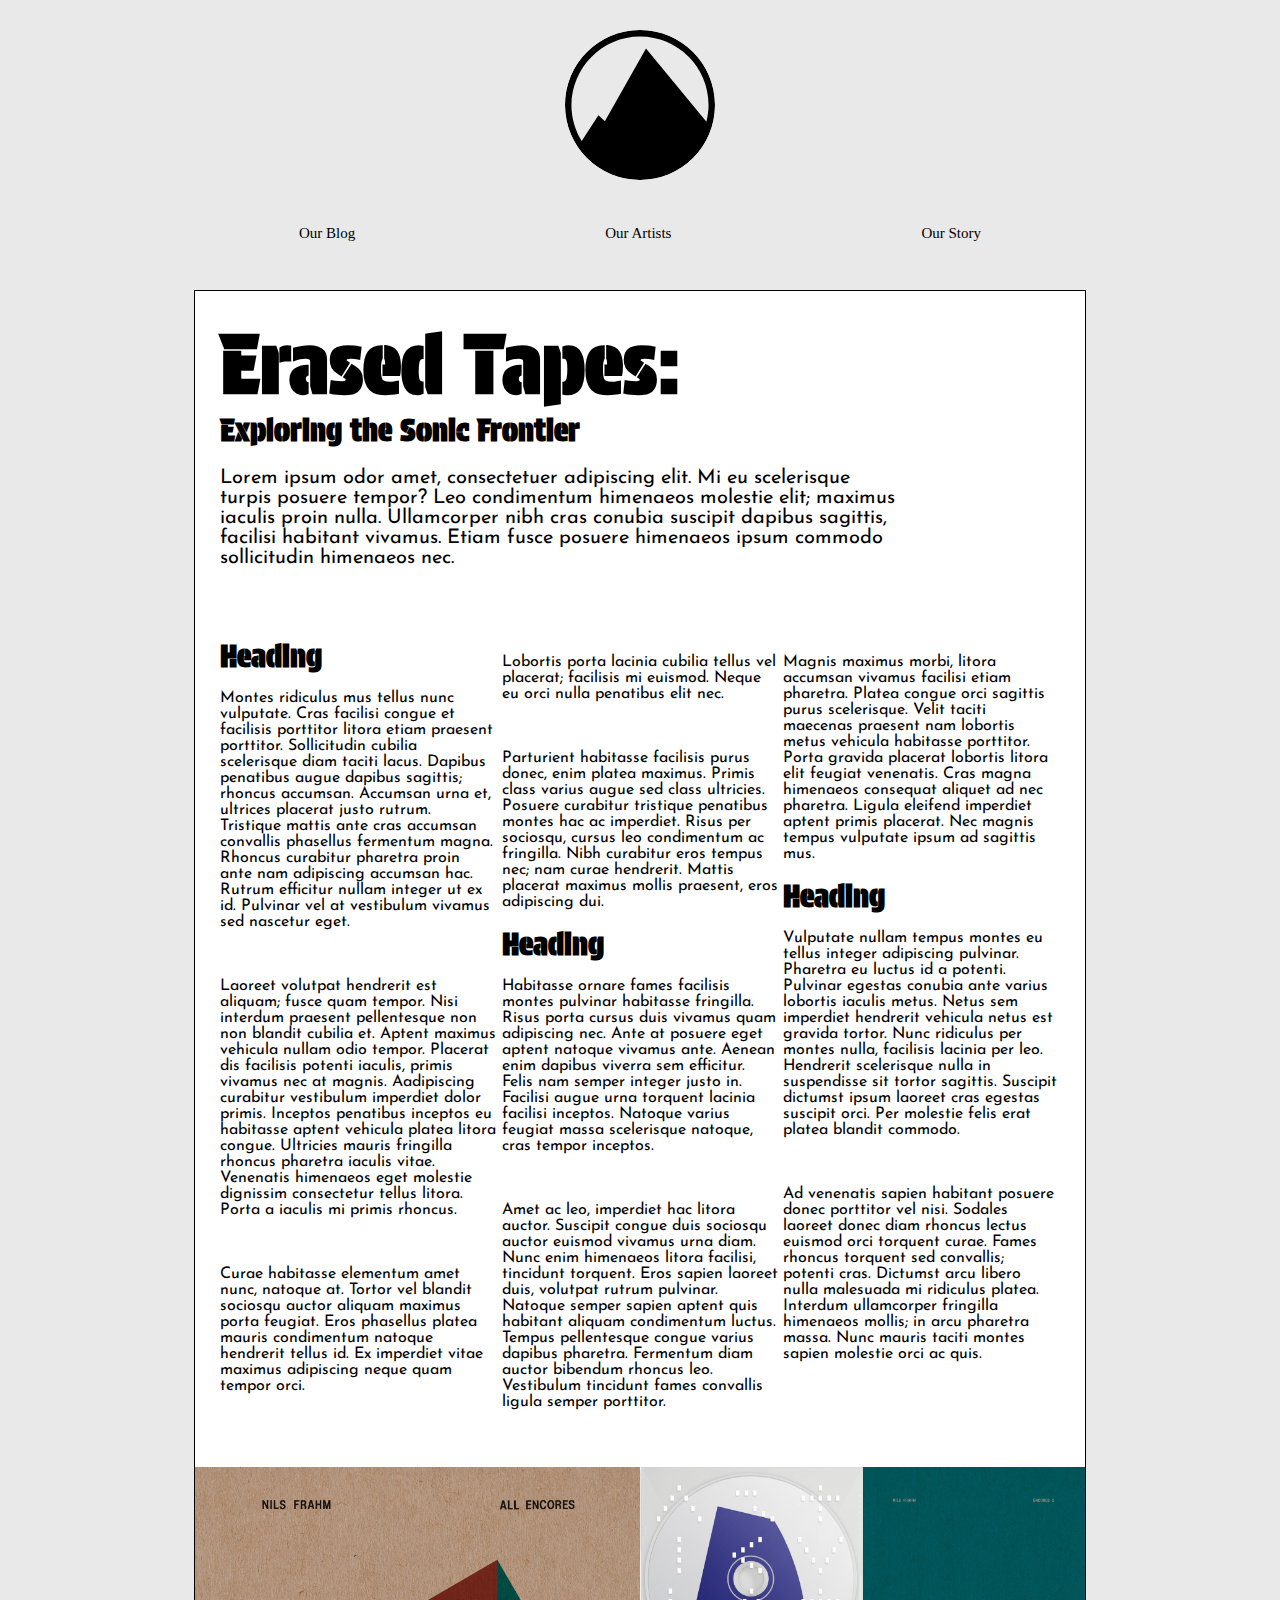
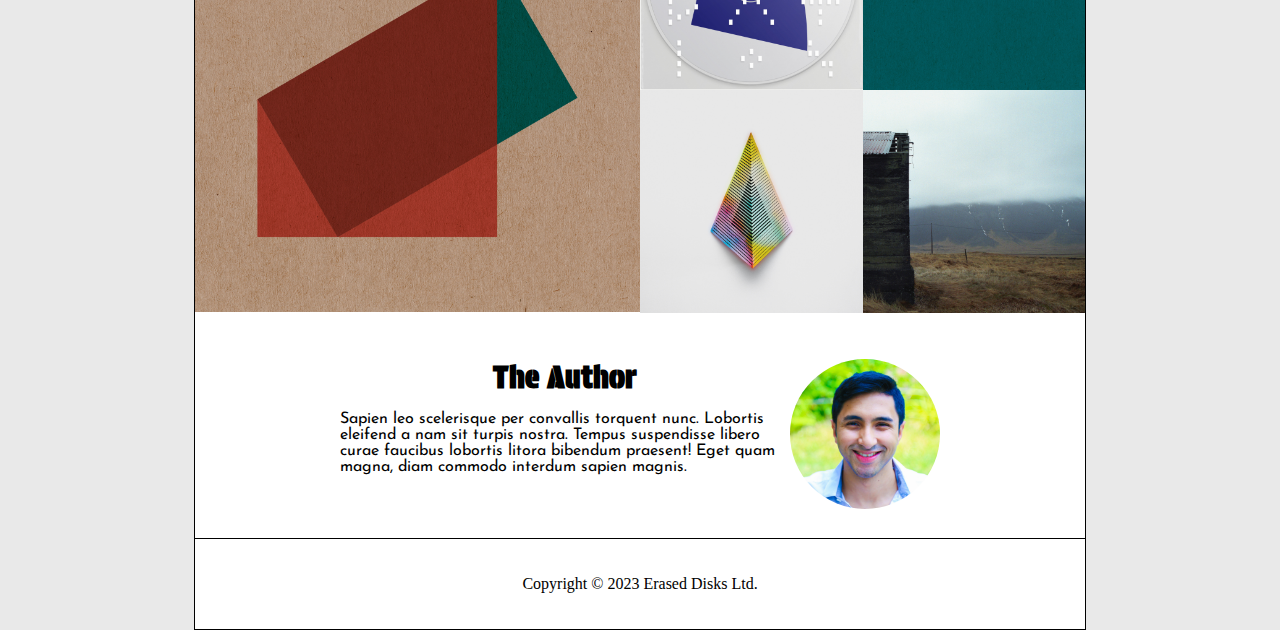
<file: Task 1 - Responsive layout and typography/Index.html>
<!DOCTYPE html>
<html lang="en">
    <head>
        <meta charset="UTF-8">
        <meta name="viewport" content="width=device-width, initial-scale=1.0">
        <title>Clone Task</title>
        <link rel="stylesheet" 
            href="style.css">
    </head>
    <body>
        <header>
            <div class="logo_container">
                <img src="Assets/logo.svg" alt="Logo" class="logo">
            </div>
            <nav>
                <ul>
                    <li><a href="#">Our Blog</a></li>
                    <li><a href="#">Our Artists</a></li>
                    <li><a href="#">Our Story</a></li>
                </ul>
            </nav>
        </header>
        <main>
            <section id="main">
                <div id="container">
                    <div class="heading">
                        <h1>Erased Tapes:</h1>
                        <h2>Exploring the Sonic Frontier</h2>
                    </div>
                    <div class="paragraph" id="p1">
                        <p>
                            Lorem ipsum odor amet, consectetuer adipiscing elit. Mi eu scelerisque turpis posuere 
                            tempor? Leo condimentum himenaeos molestie elit; maximus iaculis proin nulla. Ullamcorper 
                            nibh cras conubia suscipit dapibus sagittis, facilisi habitant vivamus. Etiam fusce 
                            posuere himenaeos ipsum commodo sollicitudin himenaeos nec.
                        </p>
                    </div>
                </div>
                <!--Content-->
                <div class="container2">
                    <section id="heading1">
                        <div class="heading" id="h2">
                            <h2>Heading</h2>
                        </div>
                        <div class="paragraph" id="p2">
                            <p>
                                Montes ridiculus mus tellus nunc vulputate. Cras facilisi congue et facilisis porttitor 
                                litora etiam praesent porttitor. Sollicitudin cubilia scelerisque diam taciti lacus. 
                                Dapibus penatibus augue dapibus sagittis; rhoncus accumsan. Accumsan urna et, ultrices 
                                placerat justo rutrum. Tristique mattis ante cras accumsan convallis phasellus fermentum 
                                magna. Rhoncus curabitur pharetra proin ante nam adipiscing accumsan hac. Rutrum efficitur 
                                nullam integer ut ex id. Pulvinar vel at vestibulum vivamus sed nascetur eget.
                            </p>
                            <br>
                            <p>
                                Laoreet volutpat hendrerit est aliquam; fusce quam tempor. Nisi interdum praesent pellentesque 
                                non non blandit cubilia et. Aptent maximus vehicula nullam odio tempor. Placerat dis facilisis 
                                potenti iaculis, primis vivamus nec at magnis. Aadipiscing curabitur vestibulum imperdiet dolor 
                                primis. Inceptos penatibus inceptos eu habitasse aptent vehicula platea litora congue. Ultricies 
                                mauris fringilla rhoncus pharetra iaculis vitae. Venenatis himenaeos eget molestie dignissim 
                                consectetur tellus litora. Porta a iaculis mi primis rhoncus.
                            </p>
                            <br>
                            <p>
                                Curae habitasse elementum amet nunc, natoque at. Tortor vel blandit sociosqu auctor aliquam 
                                maximus porta feugiat. Eros phasellus platea mauris condimentum natoque hendrerit tellus id. Ex 
                                imperdiet vitae maximus adipiscing neque quam tempor orci. 
                            </p>
                            <br>
                        </div>
                    </section>
                    <section class="textwrap">
                        <div class="lastsentence">
                        <p>
                            Lobortis porta lacinia cubilia tellus vel placerat; facilisis mi euismod. Neque eu orci nulla 
                            penatibus elit nec. 
                        </p>
                        <br>
                        <p>
                            Parturient habitasse facilisis purus donec, enim platea maximus. Primis class varius augue sed 
                            class ultricies. Posuere curabitur tristique penatibus montes hac ac imperdiet. Risus per sociosqu, 
                            cursus leo condimentum ac fringilla. Nibh curabitur eros tempus nec; nam curae hendrerit. Mattis 
                            placerat maximus mollis praesent, eros adipiscing dui. 
                        </div>
                        <section id="heading2">
                            <div class="heading">
                                <h2>Heading</h2>
                            </div>  
                            <div class="paragraph" id="p3">
                                <p>
                                    Habitasse ornare fames facilisis montes pulvinar habitasse fringilla. Risus porta cursus 
                                    duis vivamus quam adipiscing nec. Ante at posuere eget aptent natoque vivamus ante. 
                                    Aenean enim dapibus viverra sem efficitur. Felis nam semper integer justo in. Facilisi 
                                    augue urna torquent lacinia facilisi inceptos. Natoque varius feugiat massa scelerisque 
                                    natoque, cras tempor inceptos.  
                                </p>
                                <br>
                                <p>
                                    Amet ac leo, imperdiet hac litora auctor. Suscipit congue duis sociosqu auctor euismod 
                                    vivamus urna diam. Nunc enim himenaeos litora facilisi, tincidunt torquent. Eros sapien 
                                    laoreet duis, volutpat rutrum pulvinar. Natoque semper sapien aptent quis habitant aliquam 
                                    condimentum luctus. Tempus pellentesque congue varius dapibus pharetra. Fermentum diam 
                                    auctor bibendum rhoncus leo. Vestibulum tincidunt fames convallis ligula semper porttitor.
                                </p>
                                <br>
                            </div>
                        </section>
                    </section>
                    <section class="textwrap">
                        <div class="lastsentence">
                        <p>
                            Magnis maximus morbi, litora accumsan vivamus facilisi etiam pharetra. Platea congue orci 
                            sagittis purus scelerisque. Velit taciti maecenas praesent nam lobortis metus vehicula habitasse
                             porttitor. Porta gravida placerat lobortis litora elit feugiat venenatis. Cras magna himenaeos 
                             consequat aliquet ad nec pharetra. Ligula eleifend imperdiet aptent primis placerat. Nec magnis 
                             tempus vulputate ipsum ad sagittis mus.
                         </p>
                        </div>
                        <div class="heading">
                            <h2>Heading</h2>
                        </div>  
                        <div class="paragraph" id="p4">
                            <p>
                                Vulputate nullam tempus montes eu tellus integer adipiscing pulvinar. Pharetra eu luctus 
                                id a potenti. Pulvinar egestas conubia ante varius lobortis iaculis metus. Netus sem 
                                imperdiet hendrerit vehicula netus est gravida tortor. Nunc ridiculus per montes nulla, 
                                facilisis lacinia per leo. Hendrerit scelerisque nulla in suspendisse sit tortor sagittis. 
                                Suscipit dictumst ipsum laoreet cras egestas suscipit orci. Per molestie felis erat platea 
                                blandit commodo. 
                            </p>
                            <br>
                            <p>
                                Ad venenatis sapien habitant posuere donec porttitor vel nisi. Sodales laoreet donec 
                                diam rhoncus lectus euismod orci torquent curae. Fames rhoncus torquent sed convallis; 
                                potenti cras. Dictumst arcu libero nulla malesuada mi ridiculus platea. Interdum 
                                ullamcorper fringilla himenaeos mollis; in arcu pharetra massa. Nunc mauris taciti 
                                montes sapien molestie orci ac quis.
                            </p>
                            <br>
                        </div>
                    </section>
                </div>
                <section class="graphics">
                    <div id="none">
                        <img id="featured" src="Assets/all-encores.jpg" alt="Featured album">
                    </div>
                    <div class="grouped">
                        <img class="album" src="Assets/articulation.jpg" alt="album1">
                        <img class="album" src="Assets/blurred.jpg" alt="album2">
                    </div>
                    <div id="grouped2">
                        <img class="album" src="Assets/encores-2.jpg" alt="album3">
                        <img class="album" src="Assets/eulogy-for-evolution.jpg" alt="album4">
                    </div>
                </section>
                <br>
                <section class="author">
                    <div id="container3">
                        <div id="content">
                            <div id="authorheading">
                                <h2>The Author</h2>
                            </div>
                            <div id="p5">
                                <p>
                                    Sapien leo scelerisque per convallis torquent nunc. Lobortis eleifend a nam sit 
                                    turpis nostra. Tempus suspendisse libero curae faucibus lobortis litora bibendum 
                                    praesent! Eget quam magna, diam commodo interdum sapien magnis. 
                                </p>
                            </div>
                        </div>
                        <div id="theauthor">
                            <img src="Assets/profile_picture.jpg" alt="Author" id="authorimg">
                        </div>
                    </div>
                </section>
            </section>
            <footer>
                <p>
                    Copyright © 2023 Erased Disks Ltd.
                </p>
            </footer>
        </main>
    </body>
</html>
</file>
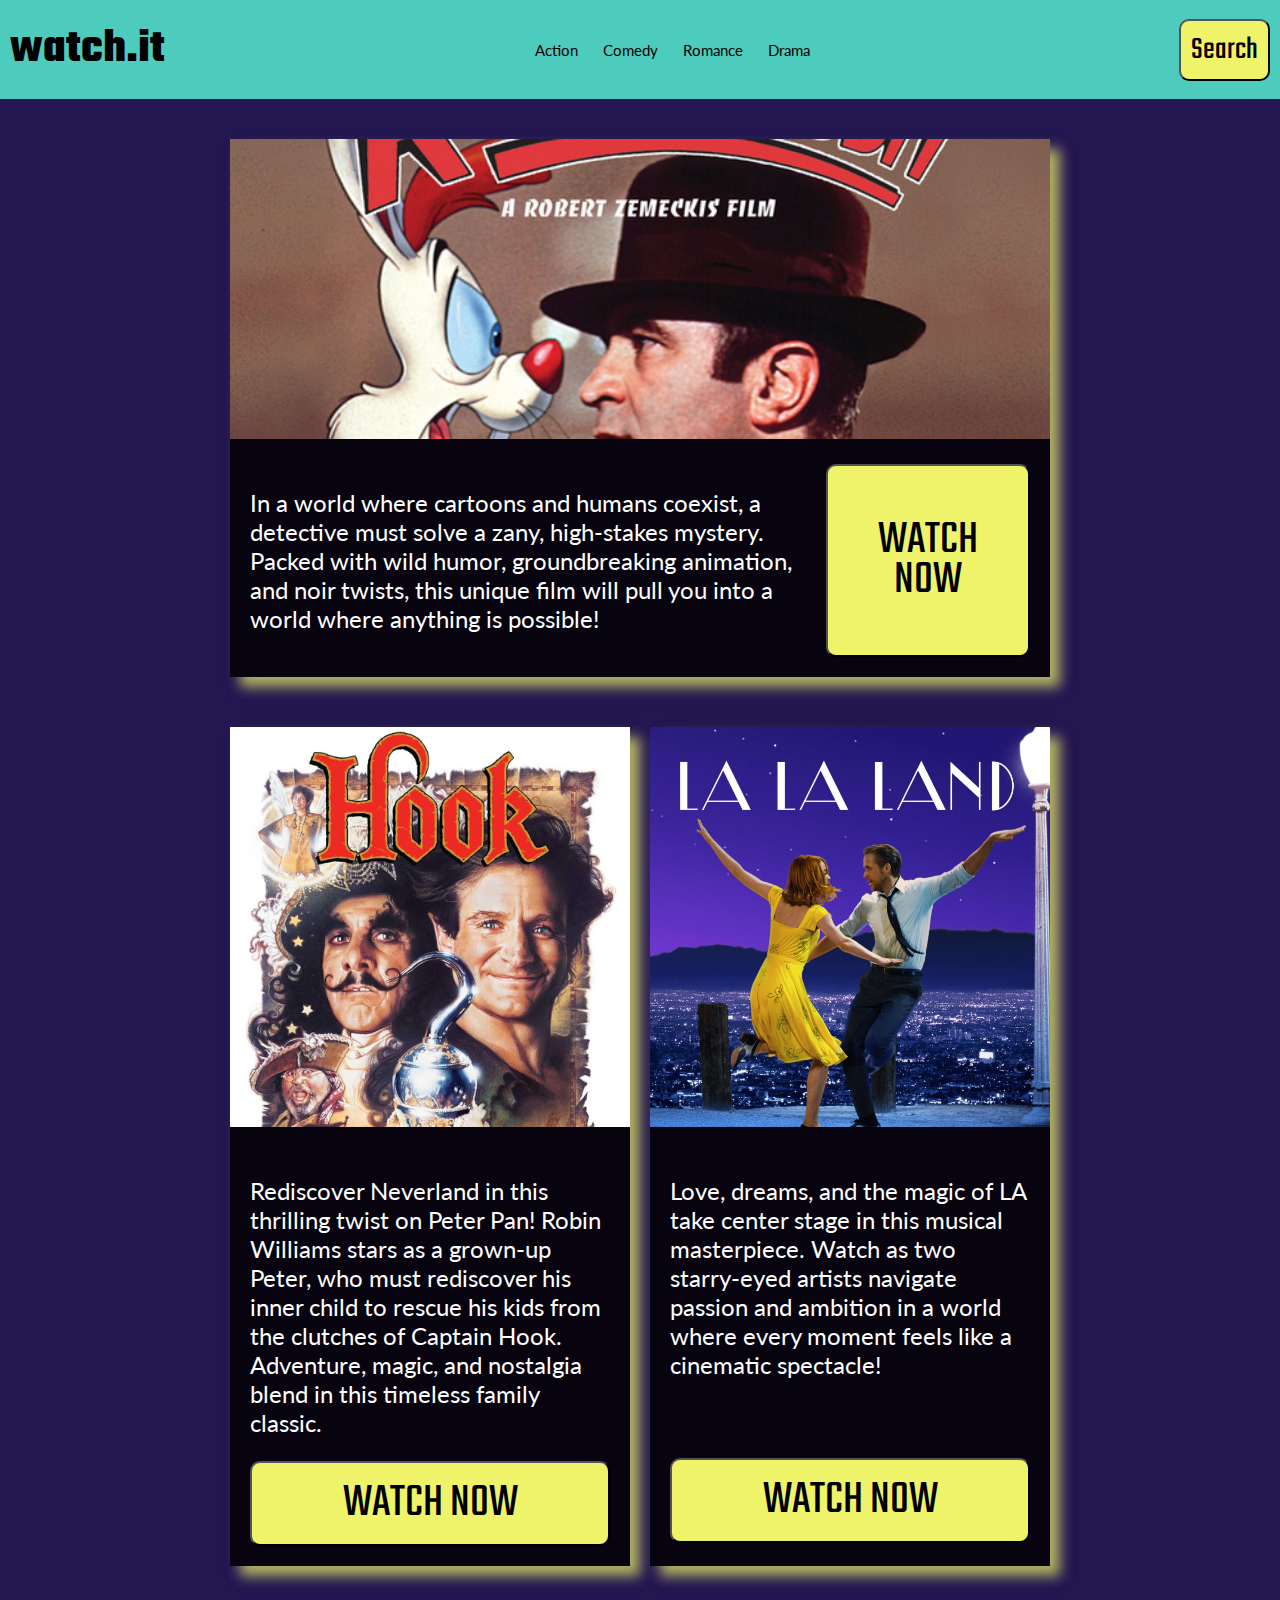
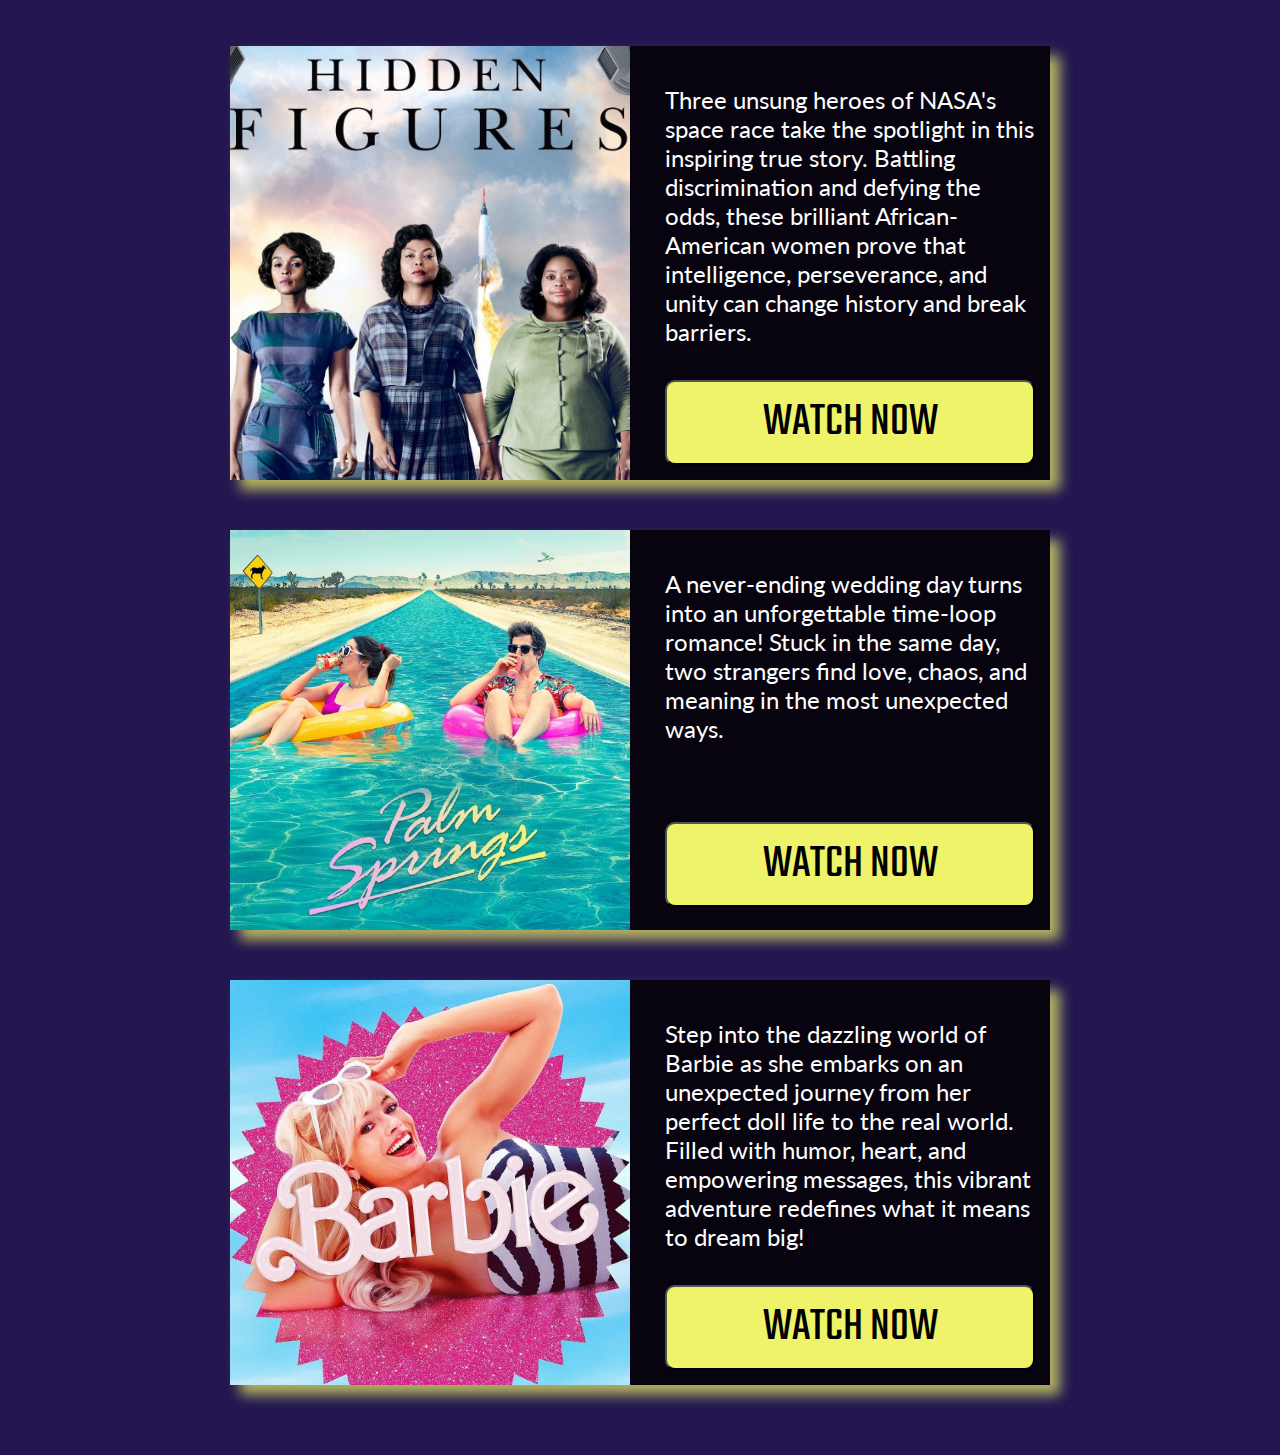
<file: Task 2 - Advance Layout/Clone Task 2.html>
<!DOCTYPE html>
<html lang="en">
    <head>
        <meta charset="UTF-8">
        <meta name="viewport" content="width=device-width, initial-scale=1.0">
        <link rel="stylesheet"
              href="style.css">
        <title>Clone Task 2</title>
    </head>
    <body>
        <header>
            <nav class="navbar">
                <h1 id="Title">watch.it</h1>
                <ul id="hide">
                    <li><a href="#">Action</a></li>
                    <li><a href="#">Comedy</a></li>
                    <li><a href="#">Romance</a></li>
                    <li><a href="#">Drama</a></li>
                </ul>
                <button>Search</button>
            </nav>
        </header>
        <main>
            <div class="container">
                <div class="card-container">
                    <div class="card">
                        <img src="Assests/who-framed-roger-rabbit.jpg" alt="who framed roger rabbit">
                        <div class="content">
                            <p>
                                In a world where cartoons and humans coexist, a detective must solve a zany, high-stakes mystery. 
                                Packed with wild humor, groundbreaking animation, and noir twists, this unique film will pull you 
                                into a world where anything is possible!
                            </p>
                            <button class="button">
                                WATCH NOW
                            </button>
                        </div>
                    </div>
                    <section id="movies2">
                            <div class="card2">
                                <img src="Assests/hook.jpg" alt="Hook">
                                <div class="content2">
                                    <p>
                                        Rediscover Neverland in this thrilling twist on Peter Pan! Robin Williams stars 
                                        as a grown-up Peter, who must rediscover his inner child to rescue his kids from 
                                        the clutches of Captain Hook. Adventure, magic, and nostalgia blend in this 
                                        timeless family classic.
                                    </p>
                                    <button class="button">
                                        WATCH NOW
                                    </button>
                                </div>
                            </div>
                            <div class="card2">
                                <img src="Assests/la-la-land.jpg" alt="la-la-land">
                                <div class="content2" id="lalaland">
                                    <p>
                                        Love, dreams, and the magic of LA take center stage in this musical masterpiece. 
                                        Watch as two starry-eyed artists navigate passion and ambition in a world where 
                                        every moment feels like a cinematic spectacle!
                                    </p>
                                    
                                    <button class="button">
                                        WATCH NOW
                                    </button>
                                </div>
                            </div>
                    </section>
                </div>
                <section id="movies3"> 
                    <div class="card3">
                            <img src="Assests/hidden-figures.jpg" alt="hidden figures">
                        <div class="content3">
                            <p>
                                Three unsung heroes of NASA's space race take the spotlight in this inspiring 
                                true story. Battling discrimination and defying the odds, these brilliant 
                                African-American women prove that intelligence, perseverance, and unity can 
                                change history and break barriers.
                            </p>
                            <button class="button">
                                WATCH NOW
                            </button>
                        </div>
                    </div>
                    <div class="card3">
                        <img src="Assests/palm-springs.jpg" alt="palm springs">
                        <div class="content3" id="palmsprings">
                            <p>
                                A never-ending wedding day turns into an unforgettable time-loop romance! Stuck 
                                in the same day, two strangers find love, chaos, and meaning in the most 
                                unexpected ways.
                            </p>
                            <button class="button">
                                WATCH NOW
                            </button>
                        </div>
                    </div>
                    <div class="card3">
                        <img src="Assests/barbie.jpg" alt="Barbie">
                        <div class="content3">
                            <p>
                                Step into the dazzling world of Barbie as she embarks on an unexpected journey 
                                from her perfect doll life to the real world. Filled with humor, heart, and 
                                empowering messages, this vibrant adventure redefines what it means to dream 
                                big!
                            </p>
                            <button class="button">
                                WATCH NOW
                            </button>
                        </div>
                    </div>
                </section>
            </div>
        </main>
    </body>
</html>
</file>
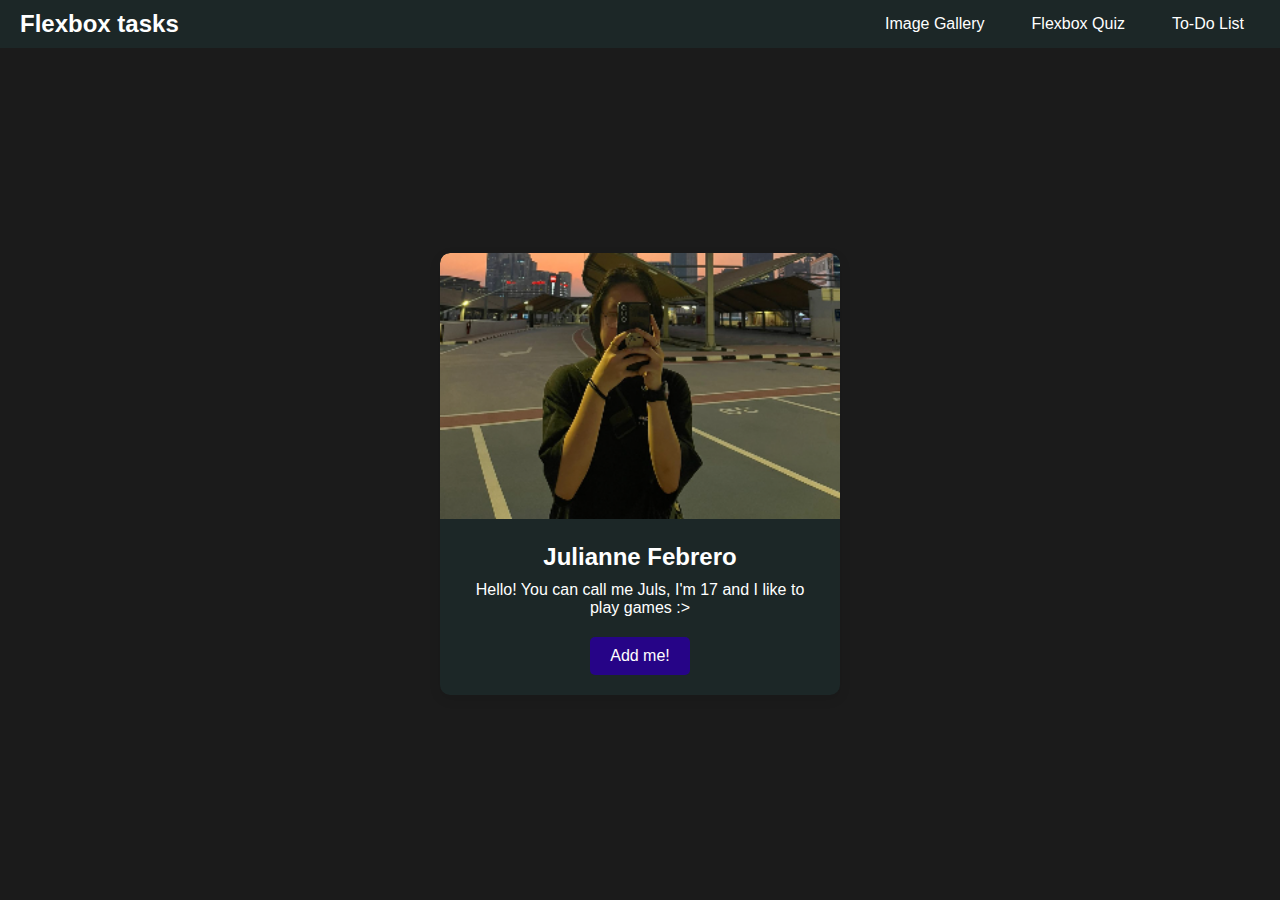
<file: Class Activities/Flexbox Tasks/Flexbox layout and card design/Combined.html>
<!DOCTYPE html>
<html lang="en">
    <head>
        <meta charset="UTF-8">
        <meta name="viewport" content="width=device-width, initial-scale=1.0">
        <title>Flexbox Layout and Card Design</title>
        <link rel="stylesheet" 
              href="style.css">
    </head>
    <body>
        <nav class="navbar">
            <div class="Title">Flexbox tasks</div>
            <ul class="navlinks">
                <li><a href="Image Gallery/Image Gallery.html" target="_blank">Image Gallery</a></li>
                <li><a href="Flexbox Quiz/Flexbox Quiz.html" target="_blank">Flexbox Quiz</a></li>
                <li><a href="To do List/To do list.html" target="_blank">To-Do List</a></li>
                
            </ul>
        </nav>
        <div class="card-container">
            <div class="card">
                <img src="Juls card.jpg" alt="Card Image" class="image">
                <div class="content">
                    <h2 class="title">Julianne Febrero</h2>
                    <p class="description">Hello! You can call me Juls, I'm 17 and I like to play games :></p>
                    <a href="https://www.linkedin.com/in/julianne-margareth-febrero-b9718a2bb/" target="_blank">
                        <button class="button">Add me!</button>
                    </a>
                </div>
            </div>
        </div>
    </body>
</html>
</file>
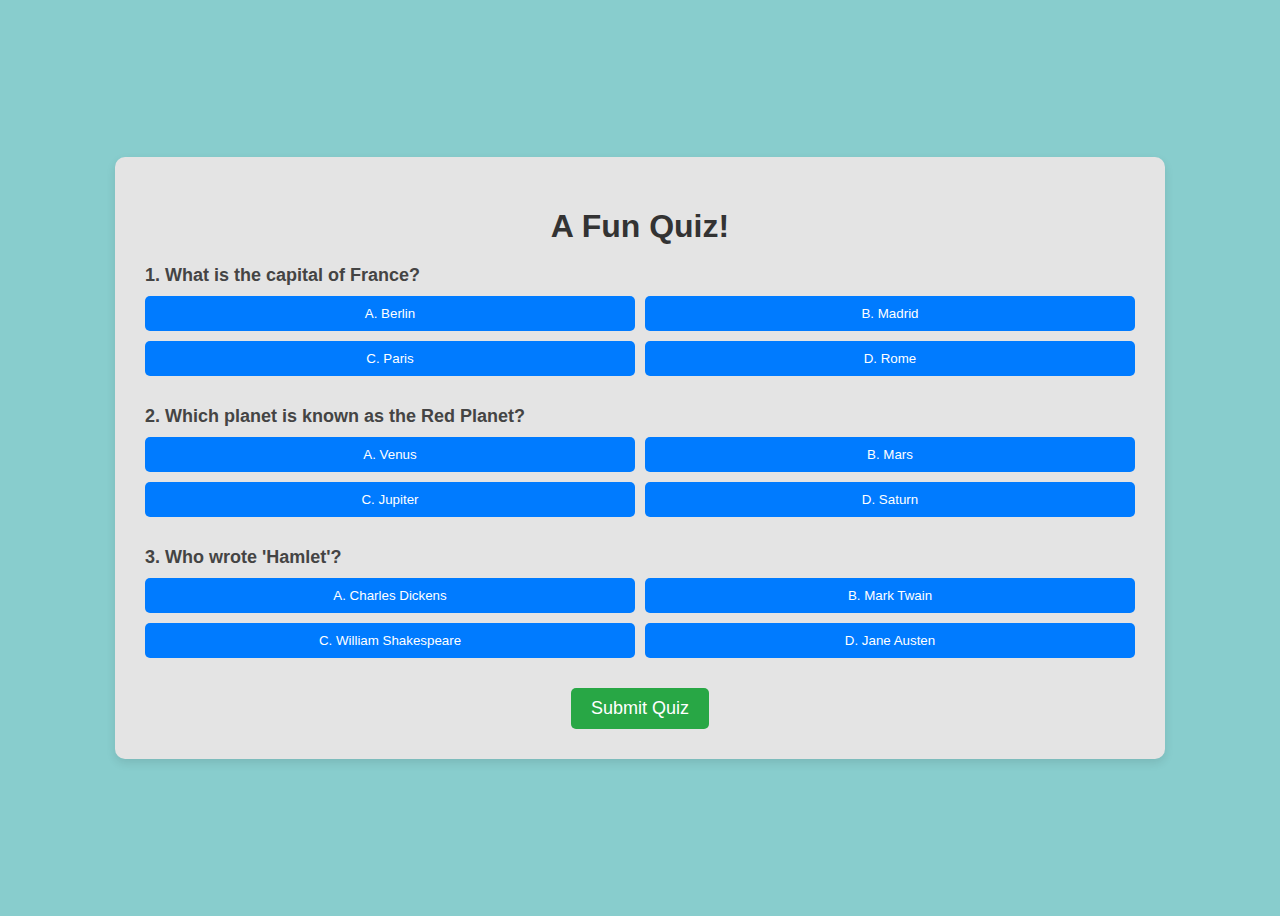
<file: Class Activities/Flexbox Tasks/Flexbox Quiz/Flexbox Quiz.html>
<!DOCTYPE html>
<html lang="en">
    <head>
        <meta charset="UTF-8">
        <meta name="viewport" content="width=device-width, initial-scale=1.0">
        <title>Flexbox Quiz</title>
        <link rel="stylesheet" href="style.css">
    </head>
    <body>
        <div class="quiz-container">
            <h1>A Fun Quiz!</h1>
            <div class="question">
                <h2>1. What is the capital of France?</h2>
                <div class="choices">
                    <button>A. Berlin</button>
                    <button>B. Madrid</button>
                    <button>C. Paris</button>
                    <button>D. Rome</button>
                </div>
            </div>
            <div class="question">
                <h2>2. Which planet is known as the Red Planet?</h2>
                <div class="choices">
                    <button>A. Venus</button>
                    <button>B. Mars</button>
                    <button>C. Jupiter</button>
                    <button>D. Saturn</button>
                </div>
            </div>
            <div class="question">
                <h2>3. Who wrote 'Hamlet'?</h2>
                <div class="choices">
                    <button>A. Charles Dickens</button>
                    <button>B. Mark Twain</button>
                    <button>C. William Shakespeare</button>
                    <button>D. Jane Austen</button>
                </div>
            </div>
            <div class="submit">
                <button class="submit-button">Submit Quiz</button>
            </div>
        </div>
    </body>
</html>
</file>
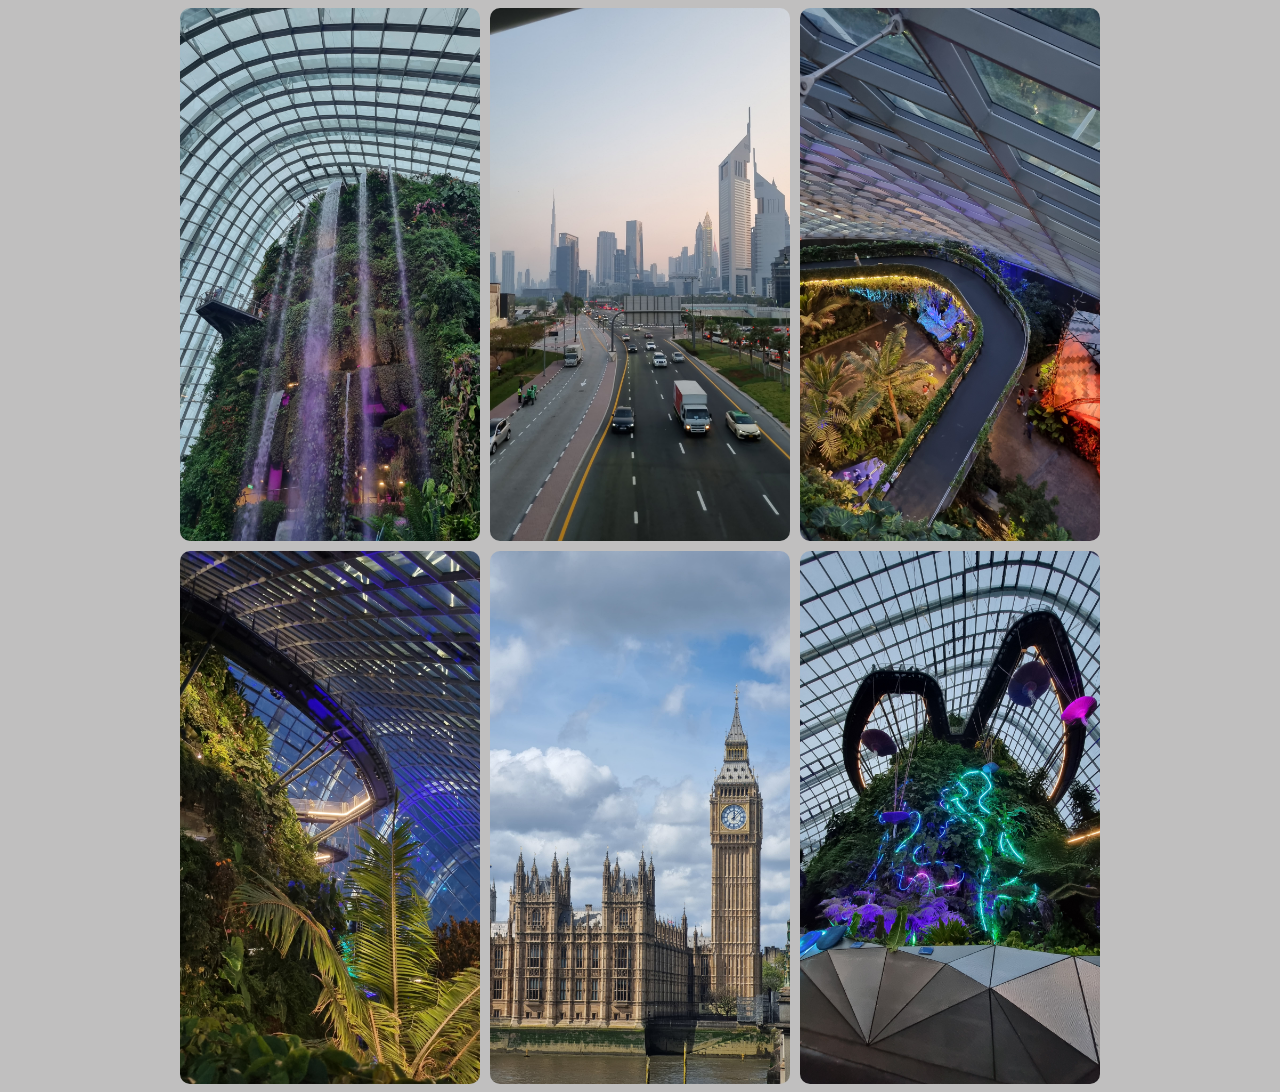
<file: Class Activities/Flexbox Tasks/Image Gallery/Image Gallery.html>
<!DOCTYPE html>
<html lang="en">
    <head>
        <meta charset="UTF-8">
        <meta name="viewport" content="width=device-width, initial-scale=1.0">
        <title>Image Gallery</title>
        <link rel="stylesheet" 
              href="style.css">
    </head>
    <body>
        <div class="gallery">
            <img src="Images/20230706_190401.jpg" alt="Image 1">
            <img src="Images/Dubai Road.jpeg" alt="Image 2">
            <img src="Images/20230706_192519.jpg" alt="Image 3">
            <img src="Images/20230706_193542.jpg" alt="Image 4">
            <img src="Images/Big Ben.jpeg" alt="Image 5">
            <img src="Images/20230706_191443.jpg" alt="Image 6">
        </div>
    </body>
</html>
</file>
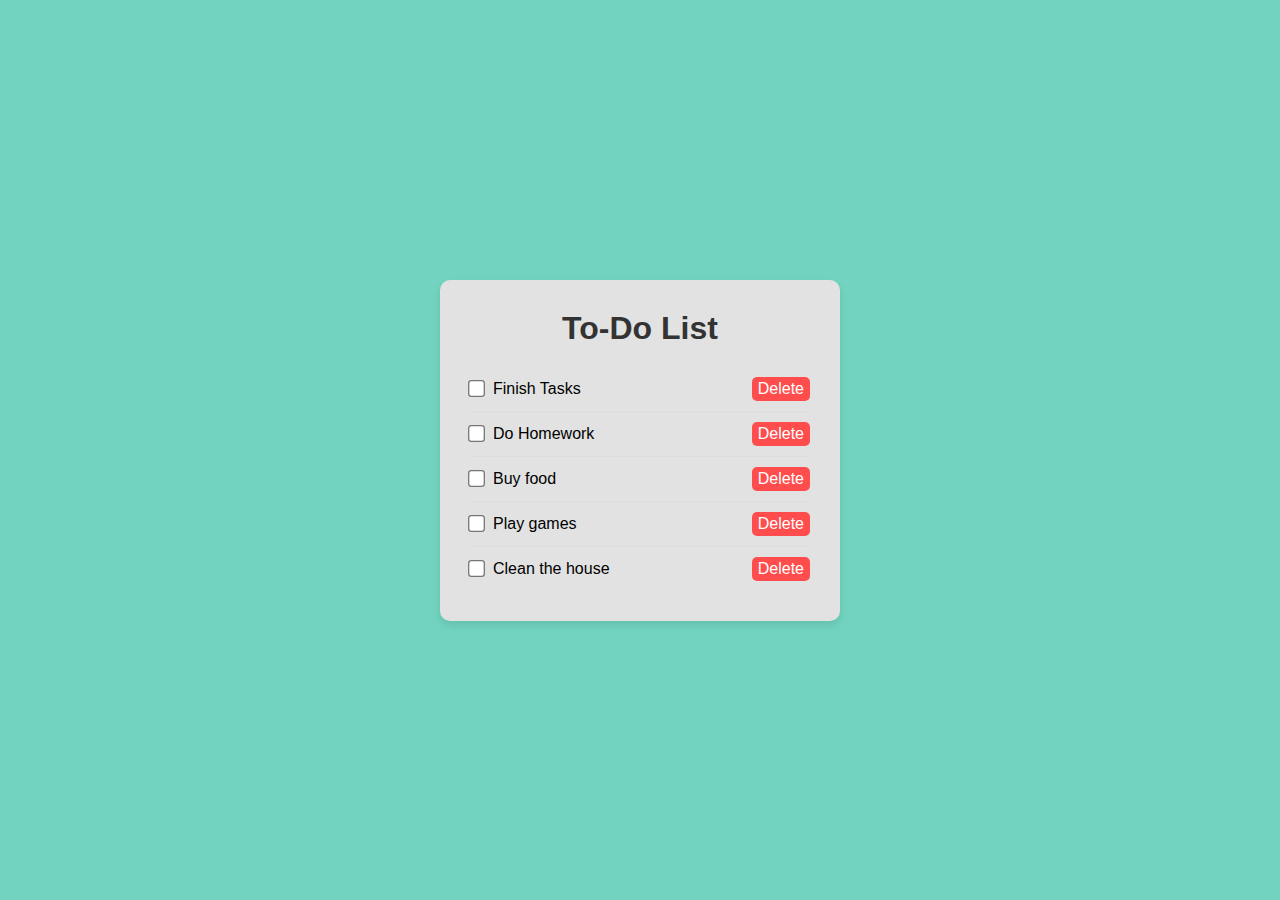
<file: Class Activities/Flexbox Tasks/To do List/To do list.html>
<!DOCTYPE html>
<html lang="en">
    <head>
        <meta charset="UTF-8">
        <meta name="viewport" content="width=device-width, initial-scale=1.0">
        <title>To-Do List</title>
        <link rel="stylesheet" 
              href="style.css">
    </head>
    <body>
        <div class="container">
            <h1>To-Do List</h1>
            <div class="task">
                <input type="checkbox" id="delete-task1">
                <label for="delete-task1">
                    Finish Tasks
                </label>
                <button class="delete-btn">
                    <label for="delete-task1">
                        Delete
                    </label>
                </button>
            </div>
            <div class="task">
                <input type="checkbox" id="delete-task2">
                <label for="delete-task2">
                    Do Homework
                </label>
                <button class="delete-btn">
                    <label for="delete-task2">
                        Delete
                    </label>
                </button>
            </div>
            <div class="task">
                <input type="checkbox" id="delete-task3">
                <label for="delete-task3">
                    Buy food
                </label>
                <button class="delete-btn">
                    <label for="delete-task3">
                        Delete
                    </label>
                </button>
            </div>
            <div class="task">
                <input type="checkbox" id="delete-task4">
                <label for="delete-task4">
                    Play games
                </label>
                <button class="delete-btn">
                    <label for="delete-task4">
                        Delete
                    </label>
                </button>
            </div>
            <div class="task">
                <input type="checkbox" id="delete-task5">
                <label for="delete-task5">
                    Clean the house
                </label>
                <button class="delete-btn">
                    <label for="delete-task5">
                        Delete
                    </label>
                </button>
            </div>
        </div>
    </body>
</html>
</file>
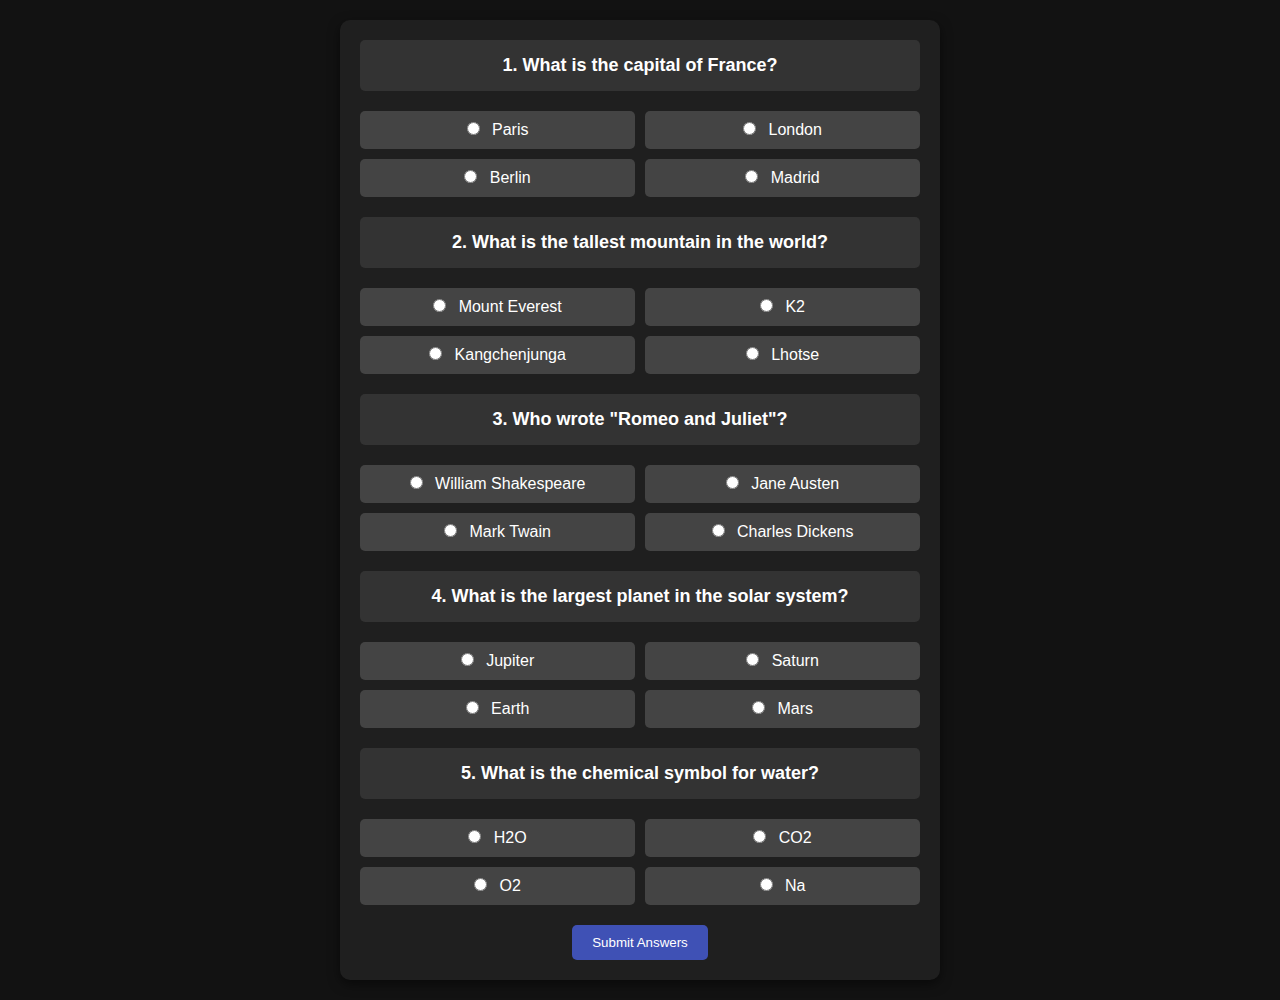
<file: Class Activities/Grid Tasks/CSS Grid Quiz/CSS Grid Quiz.html>
<!DOCTYPE html>
<html lang="en">
  <head>
    <meta charset="UTF-8">
    <meta name="viewport" content="width=device-width, initial-scale=1.0">
    <title>Quiz Layout</title>
    <link rel="stylesheet" 
          href="style.css">
  </head>
  <body>

    <div class="quiz-container">
      <!-- Question 1 -->
      <div class="question">
        <h2>1. What is the capital of France?</h2>
      </div>
      <div class="answers">
        <label>
          <input type="radio" name="q1" value="paris">
          Paris
        </label>
        <label>
          <input type="radio" name="q1" value="london">
          London
        </label>
        <label>
          <input type="radio" name="q1" value="berlin">
          Berlin
        </label>
        <label>
          <input type="radio" name="q1" value="madrid">
          Madrid
        </label>
      </div>

      <!-- Question 2 -->
      <div class="question">
        <h2>2. What is the tallest mountain in the world?</h2>
      </div>
      <div class="answers">
        <label>
          <input type="radio" name="q2" value="everest">
          Mount Everest
        </label>
        <label>
          <input type="radio" name="q2" value="k2">
          K2
        </label>
        <label>
          <input type="radio" name="q2" value="kangchenjunga">
          Kangchenjunga
        </label>
        <label>
          <input type="radio" name="q2" value="lhotse">
          Lhotse
        </label>
      </div>

      <!-- Question 3 -->
      <div class="question">
        <h2>3. Who wrote "Romeo and Juliet"?</h2>
      </div>
      <div class="answers">
        <label>
          <input type="radio" name="q3" value="shakespeare">
          William Shakespeare
        </label>
        <label>
          <input type="radio" name="q3" value="jane_austen">
          Jane Austen
        </label>
        <label>
          <input type="radio" name="q3" value="mark_twain">
          Mark Twain
        </label>
        <label>
          <input type="radio" name="q3" value="charles_dickens">
          Charles Dickens
        </label>
      </div>

      <!-- Question 4 -->
      <div class="question">
        <h2>4. What is the largest planet in the solar system?</h2>
      </div>
      <div class="answers">
        <label>
          <input type="radio" name="q4" value="jupiter">
          Jupiter
        </label>
        <label>
          <input type="radio" name="q4" value="saturn">
          Saturn
        </label>
        <label>
          <input type="radio" name="q4" value="earth">
          Earth
        </label>
        <label>
          <input type="radio" name="q4" value="mars">
          Mars
        </label>
      </div>

      <!-- Question 5 -->
      <div class="question">
        <h2>5. What is the chemical symbol for water?</h2>
      </div>
      <div class="answers">
        <label>
          <input type="radio" name="q5" value="h2o">
          H2O
        </label>
        <label>
          <input type="radio" name="q5" value="co2">
          CO2
        </label>
        <label>
          <input type="radio" name="q5" value="o2">
          O2
        </label>
        <label>
          <input type="radio" name="q5" value="na">
          Na
        </label>
      </div>

      <!-- Submit Button -->
      <div class="submit">
        <button>Submit Answers</button>
      </div>
    </div>

  </body>
</html>
</file>
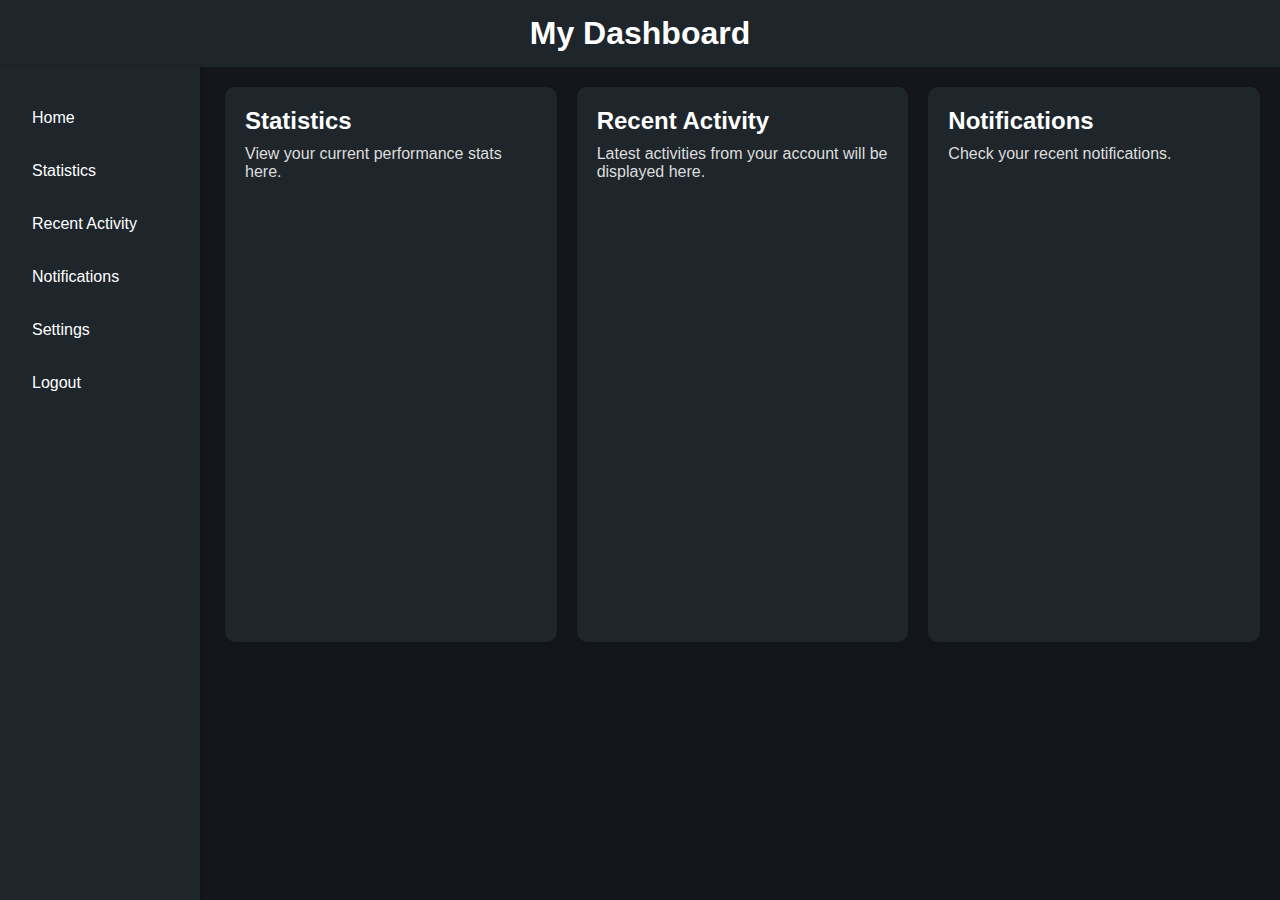
<file: Class Activities/Grid Tasks/Dashboard Interface/Dashboard Interface.html>
<!DOCTYPE html>
<html lang="en">
    <head>
        <meta charset="UTF-8">
        <meta name="viewport" content="width=device-width, initial-scale=1.0">
        <title>Dashboard Layout</title>
        <link rel="stylesheet" 
              href="style.css">
    </head>
    <body>
        <div class="dashboard-container">
            <!--Header-->
            <header class="header">
                <h1>My Dashboard</h1>
            </header>
            <!--Sidebar-->
            <nav class="sidebar">
                <ul>
                    <li><a href="#">Home</a></li>
                    <li><a href="#">Statistics</a></li>
                    <li><a href="#">Recent Activity</a></li>
                    <li><a href="#">Notifications</a></li>
                    <li><a href="#">Settings</a></li>
                    <li><a href="#">Logout</a></li>
                </ul>
            </nav>
            <!--Main Content Area-->
            <main class="main-content">
                <!--Widgets-->
                <section class="statistics">
                    <h2>Statistics</h2>
                    <p>View your current performance stats here.</p>
                </section>
                <section class="recent-activity">
                    <h2>Recent Activity</h2>
                    <p>Latest activities from your account will be displayed here.</p>
                </section>
                <section class="notifications">
                    <h2>Notifications</h2>
                    <p>Check your recent notifications.</p>
                </section>
            </main>
        </div>
    </body>
</html>
</file>
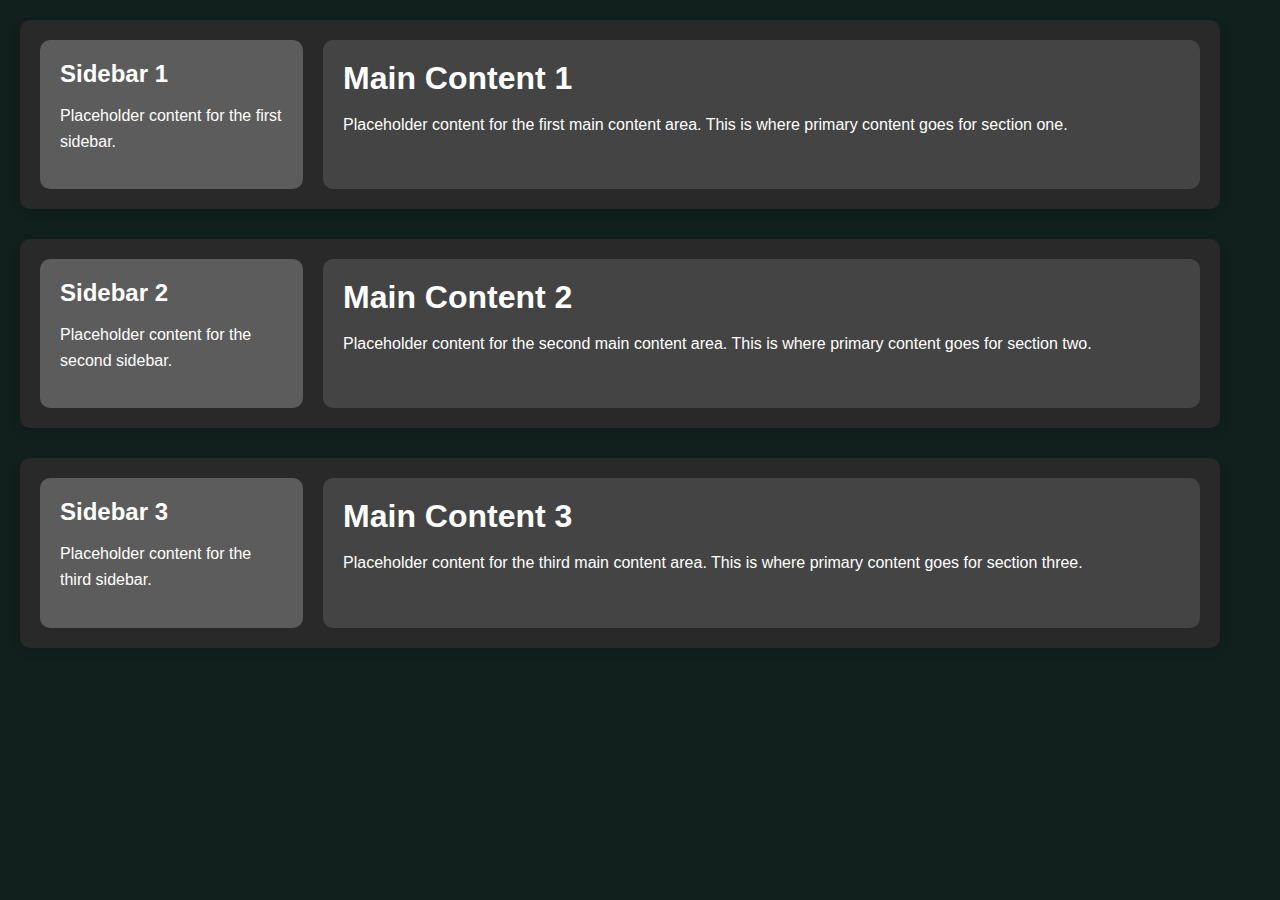
<file: Class Activities/Grid Tasks/Grid Layout/Grid Layout.html>
<!DOCTYPE html>
<html lang="en">
    <head>
        <meta charset="UTF-8">
        <meta name="viewport" content="width=device-width, initial-scale=1.0">
        <title>Grid Layout</title>
        <link rel="stylesheet" 
              href="style.css">
        </head>
    <body>
        <!-- Section 1 -->
        <div class="container">
            <div class="sidebar">
                <h2>Sidebar 1</h2>
                <p>Placeholder content for the first sidebar.</p>
            </div>
            <div class="main-content">
                <h1>Main Content 1</h1>
                <p>Placeholder content for the first main content area. This is where primary content goes for section one.</p>
            </div>
        </div>
        <!-- Section 2 -->
        <div class="container">
            <div class="sidebar">
                <h2>Sidebar 2</h2>
                <p>Placeholder content for the second sidebar.</p>
            </div>
            <div class="main-content">
                <h1>Main Content 2</h1>
                <p>Placeholder content for the second main content area. This is where primary content goes for section two.</p>
            </div>
        </div>
        <!-- Section 3 -->
        <div class="container">
            <div class="sidebar">
                <h2>Sidebar 3</h2>
                <p>Placeholder content for the third sidebar.</p>
            </div>
            <div class="main-content">
                <h1>Main Content 3</h1>
                <p>Placeholder content for the third main content area. This is where primary content goes for section three.</p>
            </div>
        </div>
    </body>
</html>
</file>
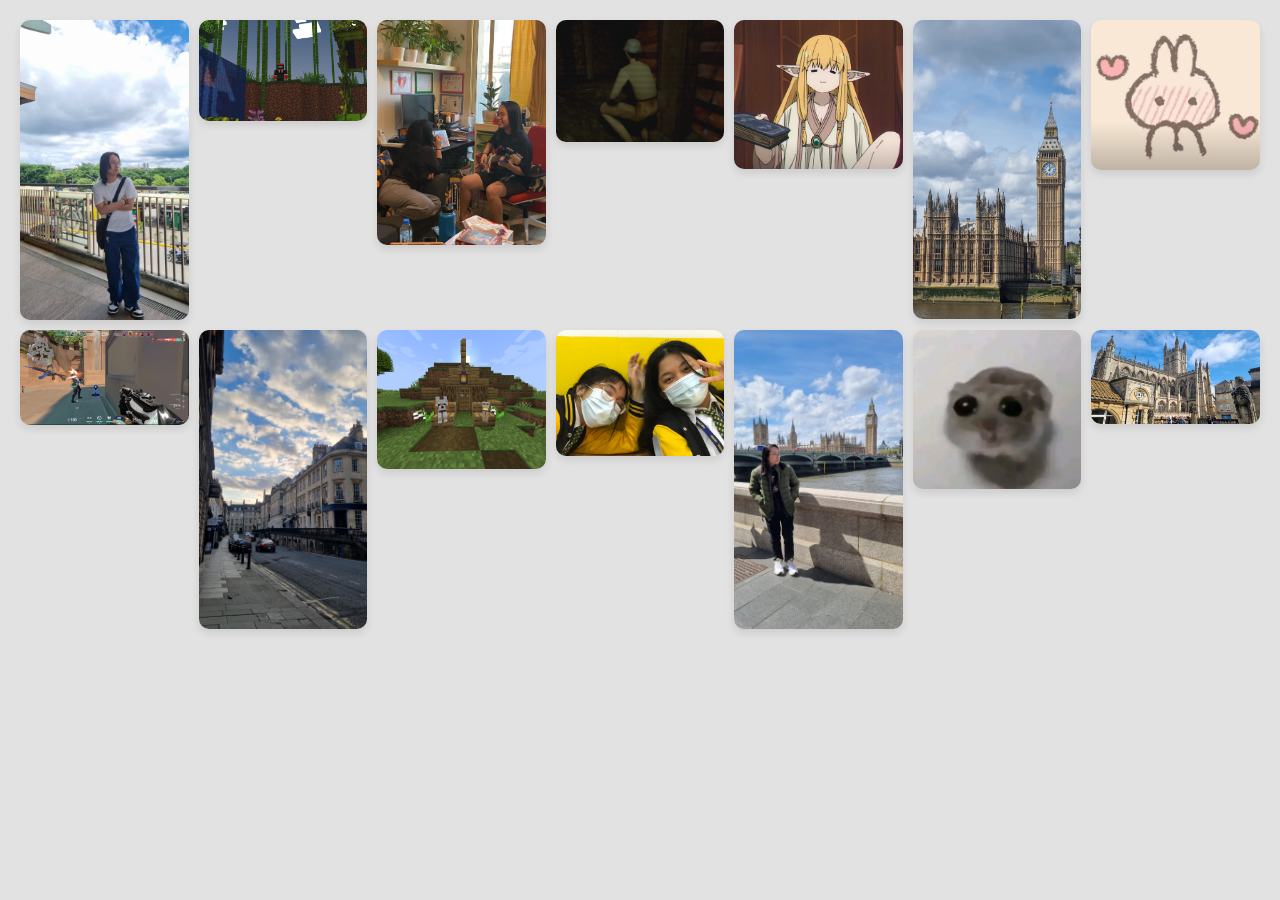
<file: Class Activities/Grid Tasks/Responsive Photo Grid/Photo Grid.html>
<!DOCTYPE html>
<html lang="en">
    <head>
        <meta charset="UTF-8">
        <meta name="viewport" content="width=device-width, initial-scale=1.0">
        <title>Responsive Photo Grid</title>
        <link rel="stylesheet" 
              href="style.css">
    </head>
    <body>
        <div class="photos">
            <img src="Images/Cross armed juls.jpeg" alt="Picture of Juls">
            <img src="Images/Among us.png" alt="Minecraft Among us">
            <img src="Images/Us before.jpg" alt="Old pic of us">
            <img src="Images/Roblox.png" alt="Roblox Murder Mine Avatar">
            <img src="Images/Frieren pic.png" alt="Frieren">
            <img src="Images/Big Ben.jpeg" alt="Big Ben">
            <img src="Images/UwU.png" alt="UwU">
            <img src="Images/Valorant.png" alt="Valorant">
            <img src="Images/UK Road.jpg" alt="UK Road">
            <img src="Images/Minecraft fam.png" alt="Minecraft Dog and cat">
            <img src="Images/Danie en Pearl.jpg" alt="Friends">
            <img src="Images/Me and Big Ben.jpg" alt="Juls and big ben">
            <img src="Images/sad hamster.jpeg" alt="sad hamster">
            <img src="Images/Bath Uk.jpg" alt="City of Bath">
        </div>
    </body>
</html>
</file>
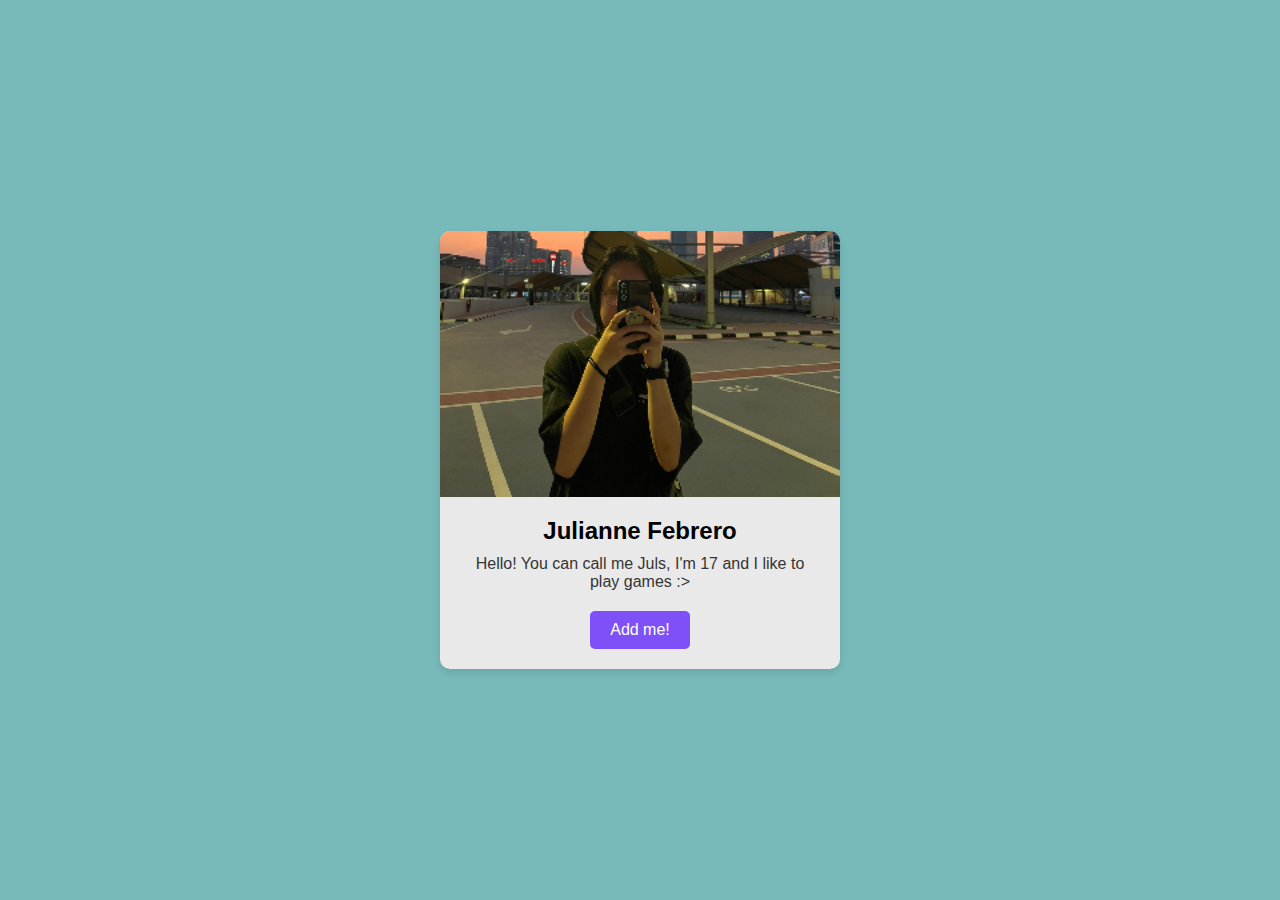
<file: Class Activities/Flexbox Tasks/Flexbox layout and card design/Card Design/Card Design.html>
<!DOCTYPE html>
<html lang="en">
    <head>
        <meta charset="UTF-8">
        <meta name="viewport" content="width=device-width, initial-scale=1.0">
        <title>Card Design</title>
        <link rel="stylesheet" 
              href="style.css">
    </head>
    <body>
        <div class="card">
            <img src="Juls card.jpg" alt="Card Image" class="image">
            <div class="content">
                <h2 class="title">
                    Julianne Febrero
                </h2>
                <p class="description">
                    Hello! You can call me Juls, I'm 17 and I like to play games :>
                </p>
                <a href="https://www.linkedin.com/in/julianne-margareth-febrero-b9718a2bb/" target="_blank">
                    <button class="button">
                        Add me!
                    </button>
                </a>
            </div>
        </div>
    </body>
</html>
</file>
<file: Task 1 - Responsive layout and typography/style.css>
@import url('https://fonts.googleapis.com/css2?family=Protest+Guerrilla&display=swap');
@import url('https://fonts.googleapis.com/css2?family=Josefin+Sans:ital,wght@0,100..700;1,100..700&family=Protest+Guerrilla&display=swap');


body {
    margin: 0;
    padding: 0;
    text-align: center; 
    background-color: #e9e9e9;
    display: grid; 
    place-items: center;
    height: 100vh;
}

header {
    margin-top: 30px;
    position: relative;
    height: 200px; 
    justify-content: center; 
    align-items: center; 
}


main {
    background-color: white;
    max-width: 890px;
    width: 100%;
    border: 1px solid black;
    margin-top: 60px;
}

/*Logo Styling*/
.logo-container {
    position: absolute;
    left: 50%;
    transform: translateX(-50%);
    margin-bottom: 20px;
}

.logo {
    width: 150px; 
    height: 150px;
    border-radius: 50%; 
    object-fit: cover;
}

/* Navigation styling */
nav {
    margin: 40px;
}

nav ul {
    list-style-type: none; 
    padding: 0; 
    display: flex; 
    justify-content: center; 
    gap: 250px; 
}

nav ul li a {
    text-decoration: none; 
    color: black; 
    font-size: 15px; 
    transition: color 0.3s; 
}

nav ul li a:hover {
    color: #007BFF; 
}

/*Body and content styling*/
#main {
    text-align: left;
}

.heading {
    font-family: "Protest Guerrilla";
}

.paragraph {
    font-family: "Josefin Sans";
    max-width: 300px;
    width: 100%;
}

#container {
    padding: 25px;
}

.container2 {
    display: flex;
    justify-content: space-between;
    padding: 25px;
    gap: 5px;
}

#heading1 {
    display: flex;
    flex-direction: column;
    max-width: fit-content;
}

#heading2 {
    display: flex;
    flex-direction: column;
    margin-left: 0px;
}

h1 {
    font-size: 80px;
    max-height: fit-content;
    margin: 0;
}

h2 {
    margin: 0;
    font-size: 30px;
}

#p1 {
    max-width: 680px;
    width: 100%;
    font-size: 20px;
}

.lastsentence {
    font-family: "Josefin Sans";
    display: flex;
    flex-direction: column;
    max-width: 300px;
    width: 100%;
    float: right;
    max-height: min-content;
}

.textwrap {
    display: flex;
    flex-direction: column;
}

.graphics {
    display: flex;
}

#featured {
    width: 445px;
    height: auto;
}

.grouped {
    display: flex;
    flex-direction: column;
}

#grouped2 {
    display: flex;
    float: right;
    flex-direction: column;
}

.album {
    width: 223px;
    height: 223px;
    width: 100%;
}

#container3 {
    display: flex;
}

.author {
    padding: 25px;
    display: flex;
    justify-content: center; 
    align-items: center; 
}

#content h2 {
    text-align: center;
    width: 100%;
    font-family: "Protest Guerrilla";
}

#p5 {
    font-family: "Josefin Sans";
    max-width: 450px;
    width: 100%;
}

#authorimg {
    width: 150px; 
    height: 150px; 
    border-radius: 50%; 
    object-fit: cover; 
}

footer {
    background-color: white;
    border-top: 1px solid black;
    padding: 20px;
}

/*Media Querries*/
/* Small Mobile: 360px - 540px */
@media only screen and (max-width: 540px) {
    body {
        text-align: center;
    }

    .logo {
        width: 80px;
        height: 80px;
    }

    nav ul {
        gap: 30px; 
    }

    nav ul li a {
        font-size: 12px; 
    }

    h1 {
        text-align: center;
        font-size: 40px; 
    }

    h2 {
        font-size: 25px;
        text-align: center;
    }

    .paragraph, .lastsentence {
        max-width: 100%; 
        font-size: 14px;
    }

    .container2, .author, .graphics {
        flex-direction: column; 
        align-items: center;
    }

    #container3 {
        flex-direction: column-reverse;
    }

    #theauthor {
        display: flex;
        justify-content: center; 
        align-items: center;
    }

    #featured {
        width: 100%;
        height: auto;
    }

    .album {
        width: 100%;
        height: auto;
    }

    footer {
        font-size: 12px;
    }
}

/* Large Mobile: 540px - 720px */
@media only screen and (min-width: 541px) and (max-width: 720px) {
    .logo {
        width: 80px;
        height: 80px;
    }

    nav ul {
        gap: 50px;
    }

    nav ul li a {
        font-size: 14px;
    }

    h1 {
        text-align: center;
        font-size: 50px;
    }

    h2 {
        text-align: center;
        font-size: 25px;
    }

    .paragraph, .lastsentence {
        max-width: 100%;
        font-size: 16px;
    }

    .container2, .author, .graphics {
        flex-direction: column;
        align-items: center;
    }

    #featured {
        width: 100%;
        height: auto;
    }

    .album {
        width: 100%;
        height: auto;
    }

    footer {
        font-size: 14px;
    }
}

/* Tablet: 720px - 1024px */
@media only screen and (min-width: 720px) and (max-width: 1023px) {
    body {
        text-align: center;
        padding: 20px;
    }

    .logo {
        width: 80px;
        height: 80px;
    }

    nav ul {
        gap: 100px;
    }

    h1 {
        text-align: center;
        font-size: 60px;
    }

    h2 {
        text-align: center;
        font-size: 28px;
    }

    .paragraph, .lastsentence {
        max-width: 100%;
        font-size: 18px;
    }

    .container2, .author {
        flex-direction: column;
        align-items: center;
    }

    .graphics {
        display: flex;
        flex-direction: row;
    }

    .album {
        width: 100%;
        height: auto;
    }

    #none {
        display: none;
    }

    footer {
        font-size: 16px;
    }
}
</file>
<file: Task 2 - Advance Layout/style.css>
@import url('https://fonts.googleapis.com/css2?family=Josefin+Sans:ital,wght@0,100..700;1,100..700&family=Protest+Guerrilla&family=Teko:wght@300..700&display=swap');
@import url('https://fonts.googleapis.com/css2?family=Josefin+Sans:ital,wght@0,100..700;1,100..700&family=Lato:ital,wght@0,100;0,300;0,400;0,700;0,900;1,100;1,300;1,400;1,700;1,900&family=Protest+Guerrilla&family=Teko:wght@300..700&display=swap');


body {
    margin: 0;
    padding: 0;
    font-family: "Lato";
    background-color: #231651;
    font-family: "Lato";
}

h1 {
    font-family: "Teko";
    font-size: 3em;
    margin: 0;
}

.navbar {
    background-color: #4DCCBD;
    padding: 15px 10px;
    display: flex;
    flex-wrap: wrap;
    justify-content: space-between;
    gap: 1px;
    align-items: center;
}

nav ul {
    list-style-type: none; 
    padding: 0; 
    display: flex; 
    justify-content: center; 
    gap: 25px; 
}

nav ul li a {
    text-decoration: none; 
    color: black; 
    font-size: 15px; 
    transition: color 0.3s; 
}

button {
    font-size: 2em;
    border-radius: 10px;
    padding: 6px 10px;
    background-color: #EEF36A;
    font-family: "Teko";
}

.card-container {
    flex: 1; 
    display: flex;
    flex-wrap: wrap;
    justify-content: center;
    align-items: center;
    padding: 40px;
    margin: 0;
    font-size: 1.5em;
    gap: 50px;
}

.card {
    background-color: #070410;
    width: 820px;
    text-align: center;
    padding: 0;
    overflow: hidden; 
    color: white; 
    box-shadow: 10px 10px 12px #EEF36Ab3;   
}

.card p {
    text-align: left;
}

.content {
    display: flex;
    padding: 20px;
    gap: 15px;
}

.content button {
    padding: 6px 50px;
    line-height: 40px;
}

.card img {
    width: 100%; 
    height: 300px;
    object-fit: cover; 
}

#movies2 {
    display: flex;
    gap: 20px;
}

.card2 {
    background-color: #070410;
    width: 400px;
    text-align: center;
    padding: 0;
    overflow: hidden; 
    color: white; 
    box-shadow: 10px 10px 12px #EEF36Ab3;   
}

.content2 {
    display: flex;
    flex-direction: column;
    padding: 20px;
}

#lalaland {
    gap: 55px;
}

.card2 p {
    text-align: left;
}

.card2 img {
    width: 100%; 
    height: 400px; 
    object-fit: cover; 
}

.card-container2 {
    font-size: 1.5em;
}

#movies3 {
    flex: 1; 
    display: flex;
    flex-wrap: wrap;
    justify-content: center;
    align-items: center;
    padding: 40px;
    margin: 0;
    gap: 20px;
}

.card3 {
    display: grid;
    grid-template-columns: 1.5fr 1.5fr;
    gap: 20px;
    max-width: 820px;
    margin: 0 auto 30px; 
    padding: 0; 
    background-color: #070410;
    color: white;
    box-shadow: 10px 10px 12px #EEF36Ab3;
    align-items: stretch; 
    font-size: 1.5em;
}

.card3 img {
    width: 100%; 
    height: 100%; 
    object-fit: cover;
}

.content3 {
    display: flex;
    flex-direction: column;
    justify-content: center; 
    gap: 10px; 
    padding: 15px;
    height: fit-content;
}

#palmsprings {
    gap: 55px;
}

/* Mobile screens (360px - 720px) */
@media (max-width: 720px) {
    h1 {
        font-size: 2em; 
    }
    .navbar {
        flex-direction: row; 
        align-items: flex-start; 
        gap: 5px;
        padding: 10px 5px; 
    }
    nav ul {
        display: none;
    }

    .card-container {
        gap: 50px;
    }

    #movies2 {
        flex-direction: column;
        gap: 50px;
    }

    .card-container, #movies3 {
        padding: 25px 0px;
    }

    .card, .card2, .card3 {
        width: 100%; 
        max-width: 100%;
    }
    
    .content, .content2, .content3 {
        padding: 10px; 
        font-size: 1em; 
        flex-direction: column;
    }

    .card3 {
        display: flex;
        flex-direction: column;
        margin-top: 0;
    }

    button {
        font-size: 1.5em;
    }
}

/* Tablet screens (720px - 1024px) */
@media (min-width: 720px) and (max-width: 1023px) {
    h1 {
        font-size: 2em; 
    }
    .navbar {
        flex-direction: row; 
        justify-content: space-between; 
        gap: 20px; 
    }
    
    .container {
        display: grid;
        grid-template-columns: 1fr 1fr; 
        justify-items: center; 
    }

    .card-container {
        gap: 50px;
        display: flex;
        flex-direction: row;
    }

    #movies2 {
        flex-direction: column;
        gap: 50px;
    }

    .content {
        flex-direction: column;
    }

    .content button {
        line-height: 74px;
    }

    .card3 {
        display: flex;
        flex-direction: column;
        margin-top: 0;
    }

    #palmsprings {
        gap: 140px;
    }

    .card, .card2, .card3 {
        width: 100%; 
        max-width: 400px; 
    }
    
    .content, .content2, .content3 {
        padding: 15px; 
        font-size: 1.2em; 
    }
    button {
        font-size: 1.8em; 
        margin-top: auto;
    }
}
</file>
<file: Class Activities/Flexbox Tasks/Flexbox Quiz/style.css>
* {
    margin: 10;
    padding: 0;
    box-sizing: border-box;
}

body {
    font-family: Arial, sans-serif;
    background-color: rgba(23, 158, 158, 0.514);
    display: flex;
    justify-content: center;
    align-items: center;
    min-height: 100vh;
}

.quiz-container {
    background-color: #e4e4e4;
    padding: 30px;
    border-radius: 10px;
    box-shadow: 0 4px 10px rgba(0, 0, 0, 0.1);
    max-width: 1050px;
    width: 100%;
}

h1 {
    text-align: center;
    margin-bottom: 20px;
    color: #333;
}

.question {
    margin-bottom: 30px;
}

h2 {
    font-size: 18px;
    color: #444;
    margin-bottom: 10px;
}

.choices {
    display: flex; /* Flexbox to arrange buttons in a row */
    flex-wrap: wrap; /* Wrap answers if they don't fit */
    gap: 10px; /* Space between answer choices */
}

.choices button {
    flex: 1 1 45%; /* Flex-grow and flex-basis to ensure buttons are the same size */
    padding: 10px;
    background-color: #007bff;
    color: white;
    border: none;
    border-radius: 5px;
    cursor: pointer;
    transition: background-color 0.3s;
}

.choices button:hover {
    background-color: #0056b3;
}

.submit {
    text-align: center;
}

.submit-button {
    background-color: #28a745;
    color: white;
    padding: 10px 20px;
    border: none;
    border-radius: 5px;
    font-size: 18px;
    cursor: pointer;
    transition: background-color 0.3s;
}

.submit-button:hover {
    background-color: #218838;
}

@media (max-width: 480px) {
    .answer-choices button {
      flex: 1 1 100%; /* On small screens, buttons take full width */
    }
}
</file>
<file: Class Activities/Flexbox Tasks/Image Gallery/style.css>
* {
    margin: 10;
    padding: 0;
    box-sizing: border-box;
}
  
body {
    font-family: Arial, sans-serif;
    background-color: #c0bfbf;
    display: flex;
    justify-content: center;
    align-items: center;
    min-height: 100vh;
}
  
.gallery {
    display: flex;
    flex-wrap: wrap; /* Enables wrapping to new lines */
    gap: 10px; /* Space between images */
    justify-content: center; /* Center gallery horizontally */
    max-width: 1200px; /* Limit the gallery's total width */
}
  
.gallery img {
    width: 100%;
    max-width: 300px; /* Each image gets a maximum width */
    height: auto; /* Maintain aspect ratio */
    border-radius: 10px;
}
  
  /* Responsive Breakpoints */
@media (max-width: 768px) {
    .gallery img {
      max-width: 45%; /* Images become smaller for tablet-sized screens */
    }
}
  
@media (max-width: 480px) {
    .gallery img {
      max-width: 100%; /* Images take full width on mobile devices */
    }
}
</file>
<file: Class Activities/Flexbox Tasks/To do List/style.css>
* {
    margin: 0;
    padding: 0;
    box-sizing: border-box;
}
  
body {
    font-family: Arial, sans-serif;
    background-color: #23bc9da4;
    display: flex;
    justify-content: center;
    align-items: center;
    min-height: 100vh;
}
  
.container {
    background-color: #e2e2e2;
    padding: 30px;
    border-radius: 10px;
    box-shadow: 0 4px 10px rgba(0, 0, 0, 0.1);
    max-width: 400px;
    width: 100%;
}
  
h1 {
    text-align: center;
    margin-bottom: 20px;
    color: #333;
}
  
.task {
    display: flex; /* Flexbox layout for the tasks */
    align-items: center;
    justify-content: space-between;
    padding: 10px 0;
    border-bottom: 1px solid #ddd;
}
  
.task:last-child {
    border-bottom: none;
}
  
input[type="checkbox"] {
    margin-right: 10px;
    transform: scale(1.3); /* Larger checkbox */
}
  
label {
    flex-grow: 1; /* Take up remaining space between checkbox and delete button */
    font-size: 16px;
}
  
.delete-btn {
    background-color: #ff4d4d;
    color: white;
    border: none;
    padding: 3px 6px;
    border-radius: 5px;
    cursor: pointer;
    transition: background-color 0.3s;
}
  
.delete-btn:hover {
    background-color: #ff3333;
}
  
@media (max-width: 480px) {
    .todo-container {
      padding: 20px;
    }
  
    label {
      font-size: 14px;
    }
}

/* Hide the entire todo item when checkbox is checked */
input[type="checkbox"]:checked ~ .delete-btn {
    display: none;
}
  
input[type="checkbox"]:checked ~ label + .delete-btn {
    display: none;
}

  /* When the checkbox is checked, hide the task */
input[type="checkbox"]:checked ~ label {
    display: none;
}
</file>
<file: Class Activities/Grid Tasks/CSS Grid Quiz/style.css>
* {
    margin: 0;
    padding: 0;
    box-sizing: border-box;
  }
  
  body {
    font-family: Arial, sans-serif;
    background-color: #121212; /* Dark background */
    color: #e0e0e0; /* Light text color */
    display: flex;
    justify-content: center;
    align-items: center;
    height: 100%;
    padding: 20px;
  }
  
  .quiz-container {
    background-color: #1f1f1f; /* Dark container background */
    border-radius: 10px;
    box-shadow: 0 4px 12px rgba(0, 0, 0, 0.5);
    padding: 20px;
    display: grid;
    grid-template-columns: 1fr;
    grid-gap: 20px;
    width: 600px;
    max-width: 100%;
    overflow-y: auto;
  }
  
  /* Styling for Question Section */
  .question {
    background-color: #333333;
    color: #ffffff;
    padding: 15px;
    text-align: center;
    border-radius: 5px;
  }
  
  .question h2 {
    font-size: 18px;
  }
  
  /* Styling for Answer Choices */
  .answers {
    display: grid;
    grid-template-columns: repeat(2, 1fr); /* Two columns for answers */
    grid-gap: 10px;
    justify-items: center; /* Center answer choices */
  }
  
  .answers label {
    background-color: #444444; /* Darker background for labels */
    color: #ffffff; /* White text */
    border-radius: 5px;
    padding: 10px;
    text-align: center;
    width: 100%;
    cursor: pointer;
  }
  
  .answers input[type="radio"] {
    margin-right: 8px;
  }
  
  /* Styling for Submit Button */
  .submit {
    text-align: center;
  }
  
  .submit button {
    background-color: #3f51b5; /* Blue button */
    color: white;
    padding: 10px 20px;
    border: none;
    border-radius: 5px;
    cursor: pointer;
    transition: background-color 0.3s;
  }
  
  .submit button:hover {
    background-color: #303f9f; /* Darker blue on hover */
  }
  
  /* Responsive Design */
  @media (max-width: 768px) {
    .answers {
      grid-template-columns: 1fr; /* One column for small screens */
    }
  }
</file>
<file: Class Activities/Grid Tasks/Dashboard Interface/style.css>
* {
    margin: 0;
    padding: 0;
    box-sizing: border-box;
}
  
body {
    font-family: Arial, sans-serif;
    background-color: #13171b;
}
  
.dashboard-container {
    display: grid;
    grid-template-areas: 
      "header header"
      "sidebar main";
    grid-template-columns: 250px 1fr; /* Sidebar and Main content layout */
    grid-template-rows: auto 1fr;
    height: 100vh;
}
  
  /* Header */
.header {
    grid-area: header;
    background-color: #1e252b;
    color: white;
    padding: 15px;
    text-align: center;
}
  
  /* Sidebar */
.sidebar {
    grid-area: sidebar;
    background-color: #1e252b; /* Darker shade */
    color: white;
    padding: 17px;
    height: 100%;
    width: 80%;
    box-shadow: 2px 0 5px rgba(0, 0, 0, 0.2); /* Subtle shadow effect */
}

.sidebar ul {
    list-style-type: none;
}
  
.sidebar ul li {
    margin: 15px 0;
    transition: background 0.3s; /* Smooth background transition */
}
  
.sidebar ul li a {
    color: white;
    text-decoration: none;
    display: block; /* Make the entire list item clickable */
    padding: 10px 15px; /* Padding for clickable area */
    border-radius: 5px; /* Rounded corners */
}
  
.sidebar ul li a:hover {
    background-color: #2c3e50; /* Darker background on hover */
    transform: scale(1.02); /* Slightly enlarge on hover */
}
  
  /* Main Content */
.main-content {
    grid-area: main;
    display: grid;
    grid-template-columns: repeat(auto-fit, minmax(200px, 1fr));
    grid-gap: 20px;
    padding: 20px;
    margin-left: -45px;
}
  
  /* Widgets */
.statistics, .recent-activity, .notifications {
    background-color: #1e252b;
    padding: 20px;
    height: 70%;
    border-radius: 10px;
    box-shadow: 0 4px 8px rgba(0, 0, 0, 0.1);
}
  
.statistics h2, .recent-activity h2, .notifications h2 {
    margin-bottom: 10px;
    color: white;
}
  
p {
    color: #dddddd;
}
  
/* Responsive */
@media (max-width: 768px) {
    .dashboard-container {
      grid-template-columns: 1fr;
      grid-template-areas: 
        "header"
        "main";
    }
  
    .sidebar {
      display: none; /* Hide sidebar on smaller screens */
    }
}
</file>
<file: Class Activities/Grid Tasks/Grid Layout/style.css>
* {
    margin: 0;
    padding: 0;
    box-sizing: border-box;
}
  
body {
    font-family: Arial, sans-serif;
    color: white;
    background-color: #11201d;
    padding: 20px;
}
  
.container {
    display: grid;
    grid-template-columns: 0.9fr 3fr; /* Two columns: 1/4 sidebar, 3/4 main content */
    gap: 20px;
    max-width: 1200px;
    margin-bottom: 30px;
    padding: 20px;
    background-color: #292929;
    border-radius: 10px;
    box-shadow: 0 4px 10px rgba(0, 0, 0, 0.1);
}
  
.sidebar {
    background-color: #5c5c5c;
    padding: 20px;
    border-radius: 10px;
}
  
.main-content {
    background-color: #444444;
    padding: 20px;
    border-radius: 10px;
}
  
h1, h2 {
    margin-bottom: 15px;
}
  
p {
    line-height: 1.6;
    margin-bottom: 15px;
}
  
@media (max-width: 768px) {
    .container {
      grid-template-columns: 1fr; /* Stack the columns on smaller screens */
    }
}
</file>
<file: Class Activities/Grid Tasks/Responsive Photo Grid/style.css>
* {
    margin: 0;
    padding: 0;
    box-sizing: border-box;
  }
  
  body {
    font-family: Arial, sans-serif;
    background-color: #e2e2e2;
    padding: 20px;
  }
  
  .photos {
    display: grid;
    grid-gap: 10px; /* Space between images */
    grid-template-columns: repeat(auto-fit, minmax(150px, 1fr)); /* Responsive columns */
  }
  
  .photos img {
    width: 100%;
    height: auto;
    object-fit: cover;
    border-radius: 10px;
    box-shadow: 0 4px 8px rgba(0, 0, 0, 0.1);
  }
  
  @media (max-width: 600px) {
    .photos {
      grid-template-columns: repeat(auto-fit, minmax(100px, 1fr)); /* Adjust to smaller columns on small screens */
    }
  }
</file>
<file: Class Activities/Flexbox Tasks/Flexbox layout and card design/Card Design/style.css>
* {
    margin: 0;
    padding: 0;
    box-sizing: border-box;
}
  
body {
    font-family: Arial, sans-serif;
    display: flex;
    justify-content: center;
    align-items: center;
    height: 100vh;
    background-color: #3a9999af;
}
  
.card {
    background-color: rgb(233, 233, 233);
    border-radius: 10px;
    box-shadow: 0 4px 8px rgba(0, 0, 0, 0.1);
    overflow: hidden;
    width: 300px;
    display: flex;
    flex-direction: column;
    align-items: center;
    text-align: center;
}
  
.image {
    width: 100%;
    height: auto;
}
  
.content {
    padding: 20px;
    display: flex;
    flex-direction: column;
    align-items: center;
    justify-content: center;
}
  
.title {
    font-size: 24px;
    margin-bottom: 10px;
}
  
.description {
    font-size: 16px;
    color: #353535;
    margin-bottom: 20px;
}
  
.button {
    background-color: #4400ffa8;
    color: white;
    padding: 10px 20px;
    border-radius: 5px;
    font-size: 16px;
    border: none;
    cursor: pointer;
    transition: background-color 0.3s;
}
  
.button:hover {
    background-color: #29009bc0;
}
  
@media (min-width: 768px) {
    .card {
      width: 400px;
    }
}
</file>
<file: Class Activities/Flexbox Tasks/Flexbox layout and card design/style.css>
/* Reset default margin and padding */
* {
    margin: 0;
    padding: 0;
    box-sizing: border-box;
}

/* Body styling */
body {
    font-family: Arial, sans-serif;
    background-color: #1b1b1b;
    display: flex;
    flex-direction: column;
    min-height: 100vh;
}

/* Navbar Styling */
.navbar {
    background-color: #1c2727;
    padding: 10px 20px;
    display: flex;
    justify-content: space-between;
    align-items: center;
    color: white;
}

.navbar .Title {
    font-size: 24px;
    font-weight: bold;
}

.navlinks {
    list-style: none;
    display: flex;
    gap: 15px;
}

.navlinks li {
    display: inline;
}

.navlinks li a {
    color: white;
    text-decoration: none;
    padding: 8px 16px;
    transition: background-color 0.3s;
}

.navlinks li a:hover {
    background-color: #555;
    border-radius: 4px;
}

/* Card Container - Centering the card */
.card-container {
    flex: 1; /* Take up remaining space below navbar */
    display: flex;
    justify-content: center;
    align-items: center;
    padding: 40px;
}

/* Card Styling */
.card {
    background-color: #1c2727;
    border-radius: 10px;
    box-shadow: 0 4px 12px rgba(0, 0, 0, 0.1);
    max-width: 400px;
    text-align: center;
    padding: 0;
    overflow: hidden; 
    color: white;
}


.card .image {
    width: 100%;
    height: 100%; 
    object-fit: cover; 
    border-radius: 10px 10px 0 0; 
}

.card .content {
    padding: 20px;
}

.card .title {
    font-size: 24px;
    font-weight: bold;
    margin-bottom: 10px;
}

.card .description {
    font-size: 16px;
    margin-bottom: 20px;
}

.button {
    background-color: #280094e2;
    color: white;
    border: none;
    padding: 10px 20px;
    border-radius: 5px;
    cursor: pointer;
    font-size: 16px;
}

.button:hover {
    background-color: #22007ec0;
}

/* Responsive Design */
@media (max-width: 768px) {
    .navlinks {
        flex-direction: column;
        align-items: center;
    }

    .card {
        max-width: 100%;
    }
}
</file>
